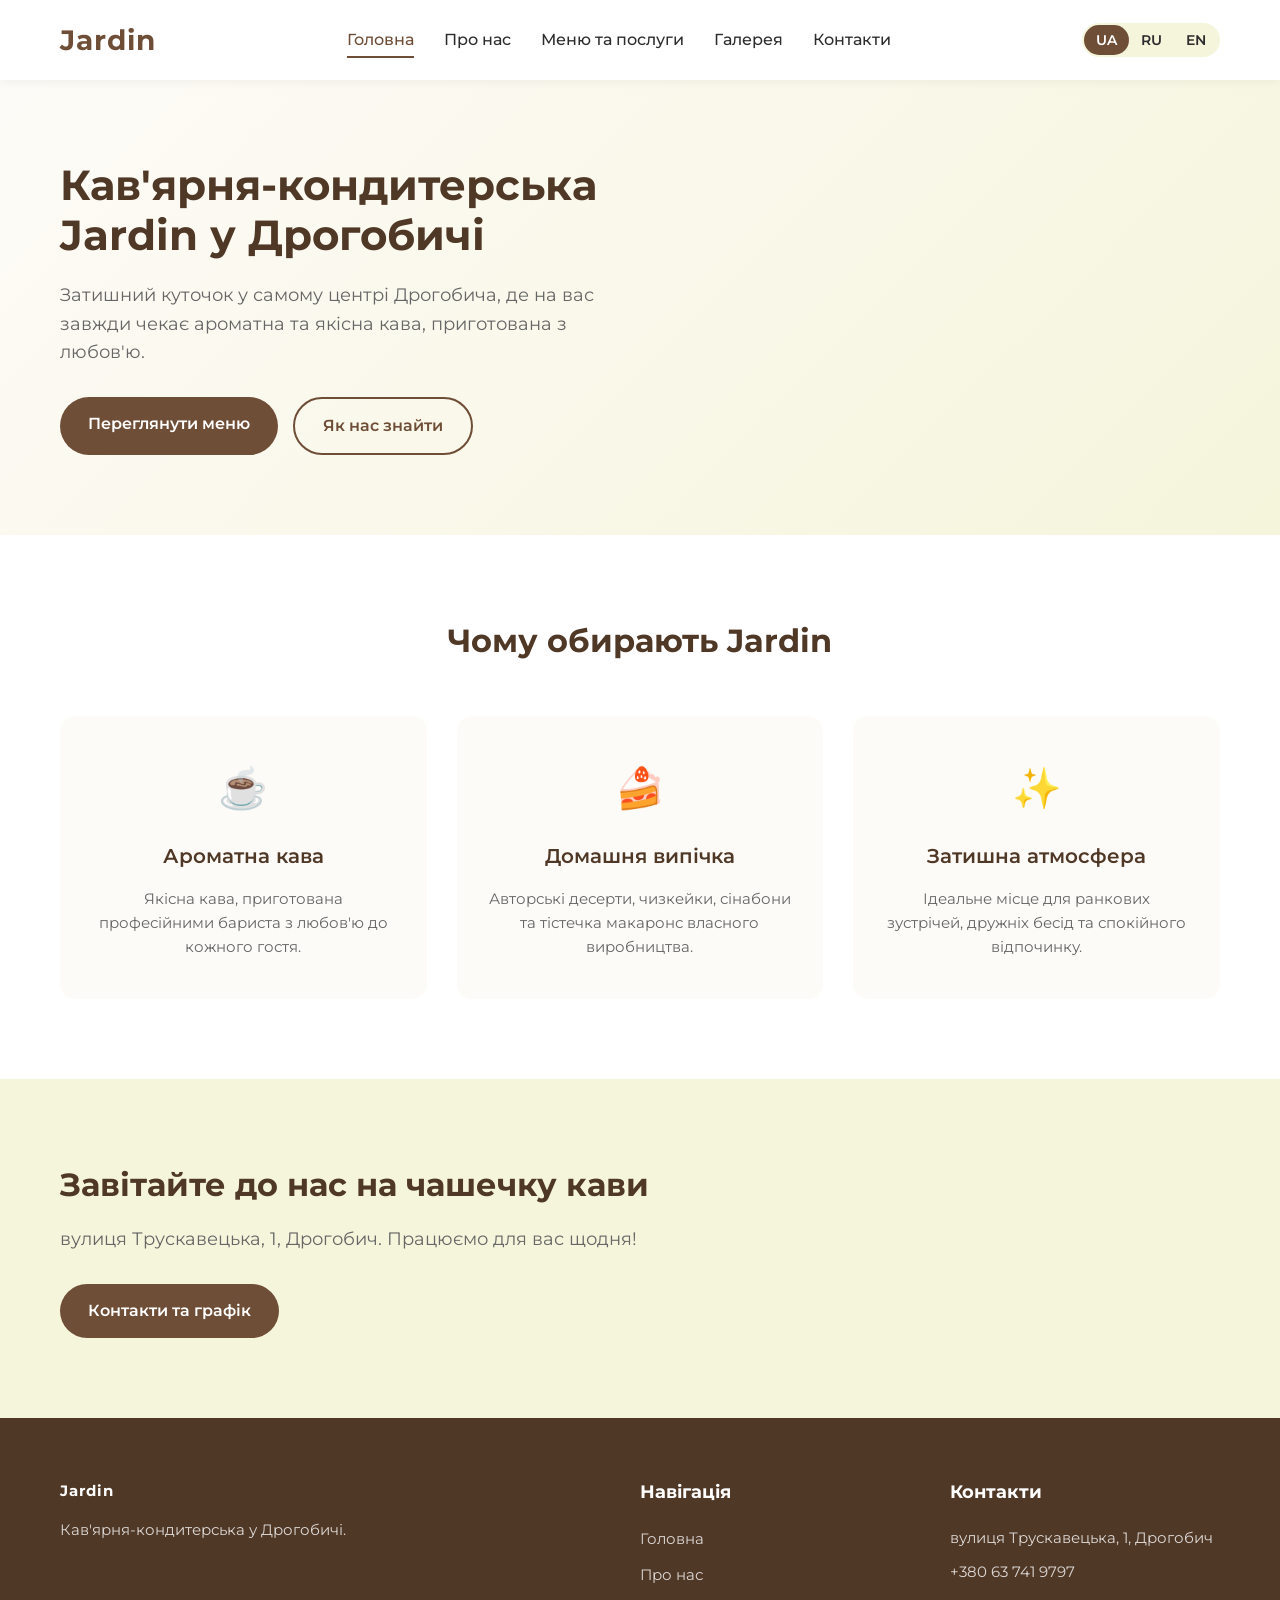
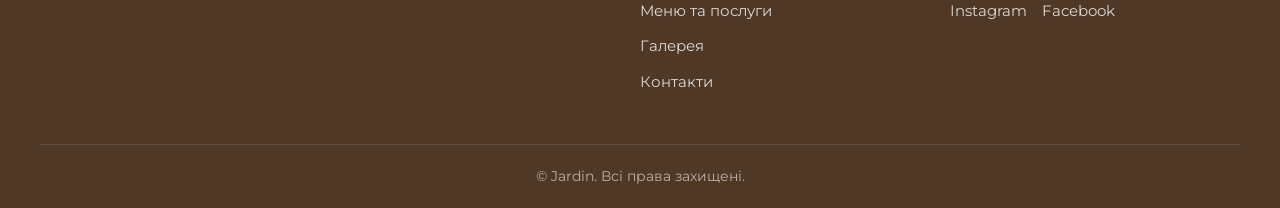
<file: index.html>
<!DOCTYPE html>
<html lang="uk">
<head>
    <meta charset="UTF-8">
    <meta name="viewport" content="width=device-width, initial-scale=1.0">
    <title>Кав'ярня-кондитерська Jardin у Дрогобичі</title>
    <link rel="preconnect" href="https://fonts.googleapis.com">
    <link rel="preconnect" href="https://fonts.gstatic.com" crossorigin>
    <link href="https://fonts.googleapis.com/css2?family=Montserrat:wght@300;400;500;600;700&display=swap" rel="stylesheet">
    <link rel="stylesheet" href="assets/style.css">
</head>
<body>
    <header class="header">
        <div class="container nav-container">
            <a href="index.html" class="logo">Jardin</a>
            <nav class="nav-menu" id="navMenu">
                <a href="index.html" class="nav-link active" data-i18n="nav_home">Головна</a>
                <a href="about.html" class="nav-link" data-i18n="nav_about">Про нас</a>
                <a href="services.html" class="nav-link" data-i18n="nav_services">Меню та послуги</a>
                <a href="gallery.html" class="nav-link" data-i18n="nav_gallery">Галерея</a>
                <a href="contacts.html" class="nav-link" data-i18n="nav_contacts">Контакти</a>
            </nav>
            <div class="header-controls">
                <div class="lang-switcher">
                    <button class="lang-btn active" data-lang="uk">UA</button>
                    <button class="lang-btn" data-lang="ru">RU</button>
                    <button class="lang-btn" data-lang="en">EN</button>
                </div>
                <button class="burger" id="burgerBtn" aria-label="Menu">
                    <span></span>
                    <span></span>
                    <span></span>
                </button>
            </div>
        </div>
    </header>

    <main>
        <section class="hero">
            <div class="container hero-content">
                <div class="hero-text">
                    <h1 data-i18n="hero_title">Кав'ярня-кондитерська Jardin у Дрогобичі</h1>
                    <p data-i18n="hero_subtitle">Затишний куточок у самому центрі Дрогобича, де на вас завжди чекає ароматна та якісна кава, приготована з любов'ю.</p>
                    <div class="hero-actions">
                        <a href="services.html" class="btn btn-primary" data-i18n="btn_menu">Переглянути меню</a>
                        <a href="contacts.html" class="btn btn-secondary" data-i18n="btn_contacts">Як нас знайти</a>
                    </div>
                </div>
                <div class="hero-image">
                    
                </div>
            </div>
        </section>

        <section class="features">
            <div class="container">
                <h2 class="section-title" data-i18n="features_title">Чому обирають Jardin</h2>
                <div class="features-grid">
                    <div class="feature-card">
                        <div class="feature-icon">☕</div>
                        <h3 data-i18n="feature_1_title">Ароматна кава</h3>
                        <p data-i18n="feature_1_desc">Якісна кава, приготована професійними бариста з любов'ю до кожного гостя.</p>
                    </div>
                    <div class="feature-card">
                        <div class="feature-icon">🍰</div>
                        <h3 data-i18n="feature_2_title">Домашня випічка</h3>
                        <p data-i18n="feature_2_desc">Авторські десерти, чизкейки, сінабони та тістечка макаронс власного виробництва.</p>
                    </div>
                    <div class="feature-card">
                        <div class="feature-icon">✨</div>
                        <h3 data-i18n="feature_3_title">Затишна атмосфера</h3>
                        <p data-i18n="feature_3_desc">Ідеальне місце для ранкових зустрічей, дружніх бесід та спокійного відпочинку.</p>
                    </div>
                </div>
            </div>
        </section>

        <section class="cta-banner">
            <div class="container text-center">
                <h2 data-i18n="cta_title">Завітайте до нас на чашечку кави</h2>
                <p data-i18n="cta_desc">вулиця Трускавецька, 1, Дрогобич. Працюємо для вас щодня!</p>
                <a href="contacts.html" class="btn btn-primary" data-i18n="cta_btn">Контакти та графік</a>
            </div>
        </section>
    </main>

    <footer class="footer">
        <div class="container footer-content">
            <div class="footer-col">
                <a href="index.html" class="logo">Jardin</a>
                <p data-i18n="footer_desc">Кав'ярня-кондитерська у Дрогобичі.</p>
            </div>
            <div class="footer-col">
                <h4 data-i18n="footer_nav">Навігація</h4>
                <ul>
                    <li><a href="index.html" data-i18n="nav_home">Головна</a></li>
                    <li><a href="about.html" data-i18n="nav_about">Про нас</a></li>
                    <li><a href="services.html" data-i18n="nav_services">Меню та послуги</a></li>
                    <li><a href="gallery.html" data-i18n="nav_gallery">Галерея</a></li>
                    <li><a href="contacts.html" data-i18n="nav_contacts">Контакти</a></li>
                </ul>
            </div>
            <div class="footer-col">
                <h4 data-i18n="footer_contacts">Контакти</h4>
                <p>вулиця Трускавецька, 1, Дрогобич</p>
                <p><a href="tel:+380637419797">+380 63 741 9797</a></p>
                <div class="social-links">
                    <a href="https://www.instagram.com/jardin_cake/" target="_blank" rel="noopener">Instagram</a>
                    <a href="https://www.facebook.com/jardinkava/" target="_blank" rel="noopener">Facebook</a>
                </div>
            </div>
        </div>
        <div class="footer-bottom">
            <div class="container">
                <p>&copy; Jardin. <span data-i18n="all_rights">Всі права захищені.</span></p>
            </div>
        </div>
    </footer>

    <script src="assets/script.js"></script>
</body>
</html>
</file>
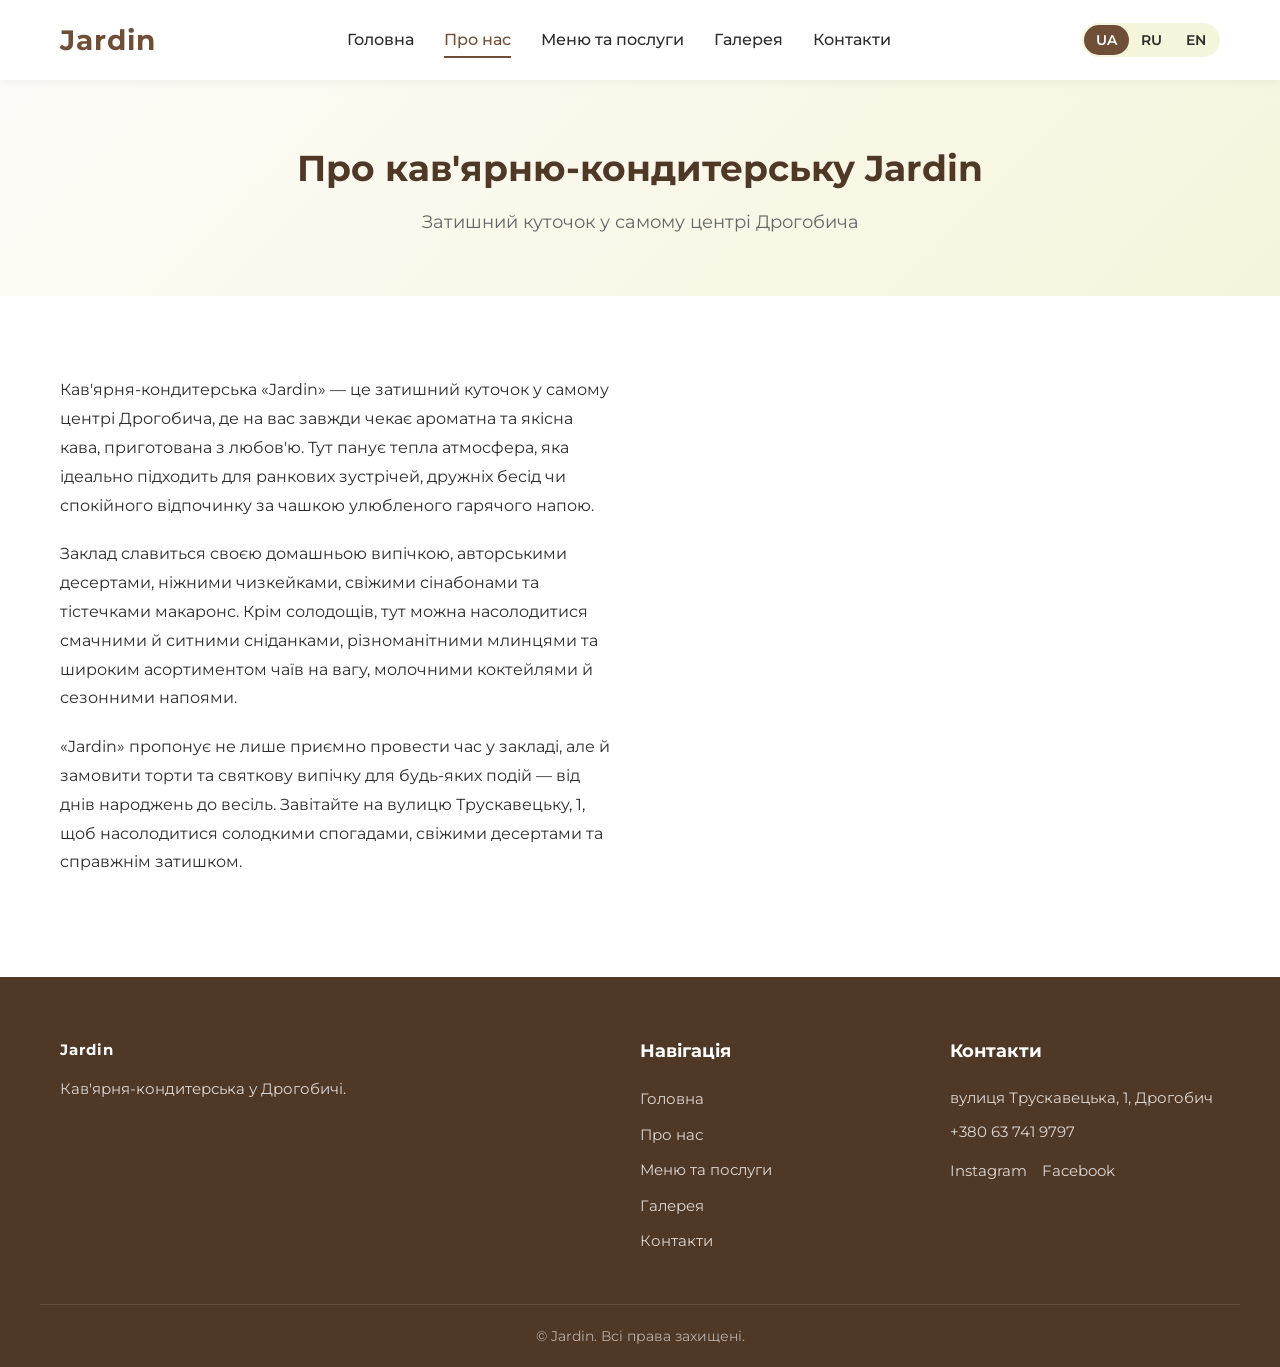
<file: about.html>
<!DOCTYPE html>
<html lang="uk">
<head>
    <meta charset="UTF-8">
    <meta name="viewport" content="width=device-width, initial-scale=1.0">
    <title>Про нас — Кав'ярня-кондитерська Jardin</title>
    <link rel="preconnect" href="https://fonts.googleapis.com">
    <link rel="preconnect" href="https://fonts.gstatic.com" crossorigin>
    <link href="https://fonts.googleapis.com/css2?family=Montserrat:wght@300;400;500;600;700&display=swap" rel="stylesheet">
    <link rel="stylesheet" href="assets/style.css">
</head>
<body>
    <header class="header">
        <div class="container nav-container">
            <a href="index.html" class="logo">Jardin</a>
            <nav class="nav-menu" id="navMenu">
                <a href="index.html" class="nav-link" data-i18n="nav_home">Головна</a>
                <a href="about.html" class="nav-link active" data-i18n="nav_about">Про нас</a>
                <a href="services.html" class="nav-link" data-i18n="nav_services">Меню та послуги</a>
                <a href="gallery.html" class="nav-link" data-i18n="nav_gallery">Галерея</a>
                <a href="contacts.html" class="nav-link" data-i18n="nav_contacts">Контакти</a>
            </nav>
            <div class="header-controls">
                <div class="lang-switcher">
                    <button class="lang-btn active" data-lang="uk">UA</button>
                    <button class="lang-btn" data-lang="ru">RU</button>
                    <button class="lang-btn" data-lang="en">EN</button>
                </div>
                <button class="burger" id="burgerBtn" aria-label="Menu">
                    <span></span>
                    <span></span>
                    <span></span>
                </button>
            </div>
        </div>
    </header>

    <main>
        <section class="page-header">
            <div class="container">
                <h1 data-i18n="about_page_title">Про кав'ярню-кондитерську Jardin</h1>
                <p data-i18n="about_page_subtitle">Затишний куточок у самому центрі Дрогобича</p>
            </div>
        </section>

        <section class="about-section">
            <div class="container about-container">
                <div class="about-text-content">
                    <p data-i18n="about_p1">Кав'ярня-кондитерська «Jardin» — це затишний куточок у самому центрі Дрогобича, де на вас завжди чекає ароматна та якісна кава, приготована з любов'ю. Тут панує тепла атмосфера, яка ідеально підходить для ранкових зустрічей, дружніх бесід чи спокійного відпочинку за чашкою улюбленого гарячого напою.</p>
                    <p data-i18n="about_p2">Заклад славиться своєю домашньою випічкою, авторськими десертами, ніжними чизкейками, свіжими сінабонами та тістечками макаронс. Крім солодощів, тут можна насолодитися смачними й ситними сніданками, різноманітними млинцями та широким асортиментом чаїв на вагу, молочними коктейлями й сезонними напоями.</p>
                    <p data-i18n="about_p3">«Jardin» пропонує не лише приємно провести час у закладі, але й замовити торти та святкову випічку для будь-яких подій — від днів народжень до весіль. Завітайте на вулицю Трускавецьку, 1, щоб насолодитися солодкими спогадами, свіжими десертами та справжнім затишком.</p>
                </div>
                <div class="about-image">
                    
                </div>
            </div>
        </section>
    </main>

    <footer class="footer">
        <div class="container footer-content">
            <div class="footer-col">
                <a href="index.html" class="logo">Jardin</a>
                <p data-i18n="footer_desc">Кав'ярня-кондитерська у Дрогобичі.</p>
            </div>
            <div class="footer-col">
                <h4 data-i18n="footer_nav">Навігація</h4>
                <ul>
                    <li><a href="index.html" data-i18n="nav_home">Головна</a></li>
                    <li><a href="about.html" data-i18n="nav_about">Про нас</a></li>
                    <li><a href="services.html" data-i18n="nav_services">Меню та послуги</a></li>
                    <li><a href="gallery.html" data-i18n="nav_gallery">Галерея</a></li>
                    <li><a href="contacts.html" data-i18n="nav_contacts">Контакти</a></li>
                </ul>
            </div>
            <div class="footer-col">
                <h4 data-i18n="footer_contacts">Контакти</h4>
                <p>вулиця Трускавецька, 1, Дрогобич</p>
                <p><a href="tel:+380637419797">+380 63 741 9797</a></p>
                <div class="social-links">
                    <a href="https://www.instagram.com/jardin_cake/" target="_blank" rel="noopener">Instagram</a>
                    <a href="https://www.facebook.com/jardinkava/" target="_blank" rel="noopener">Facebook</a>
                </div>
            </div>
        </div>
        <div class="footer-bottom">
            <div class="container">
                <p>&copy; Jardin. <span data-i18n="all_rights">Всі права захищені.</span></p>
            </div>
        </div>
    </footer>

    <script src="assets/script.js"></script>
</body>
</html>
</file>
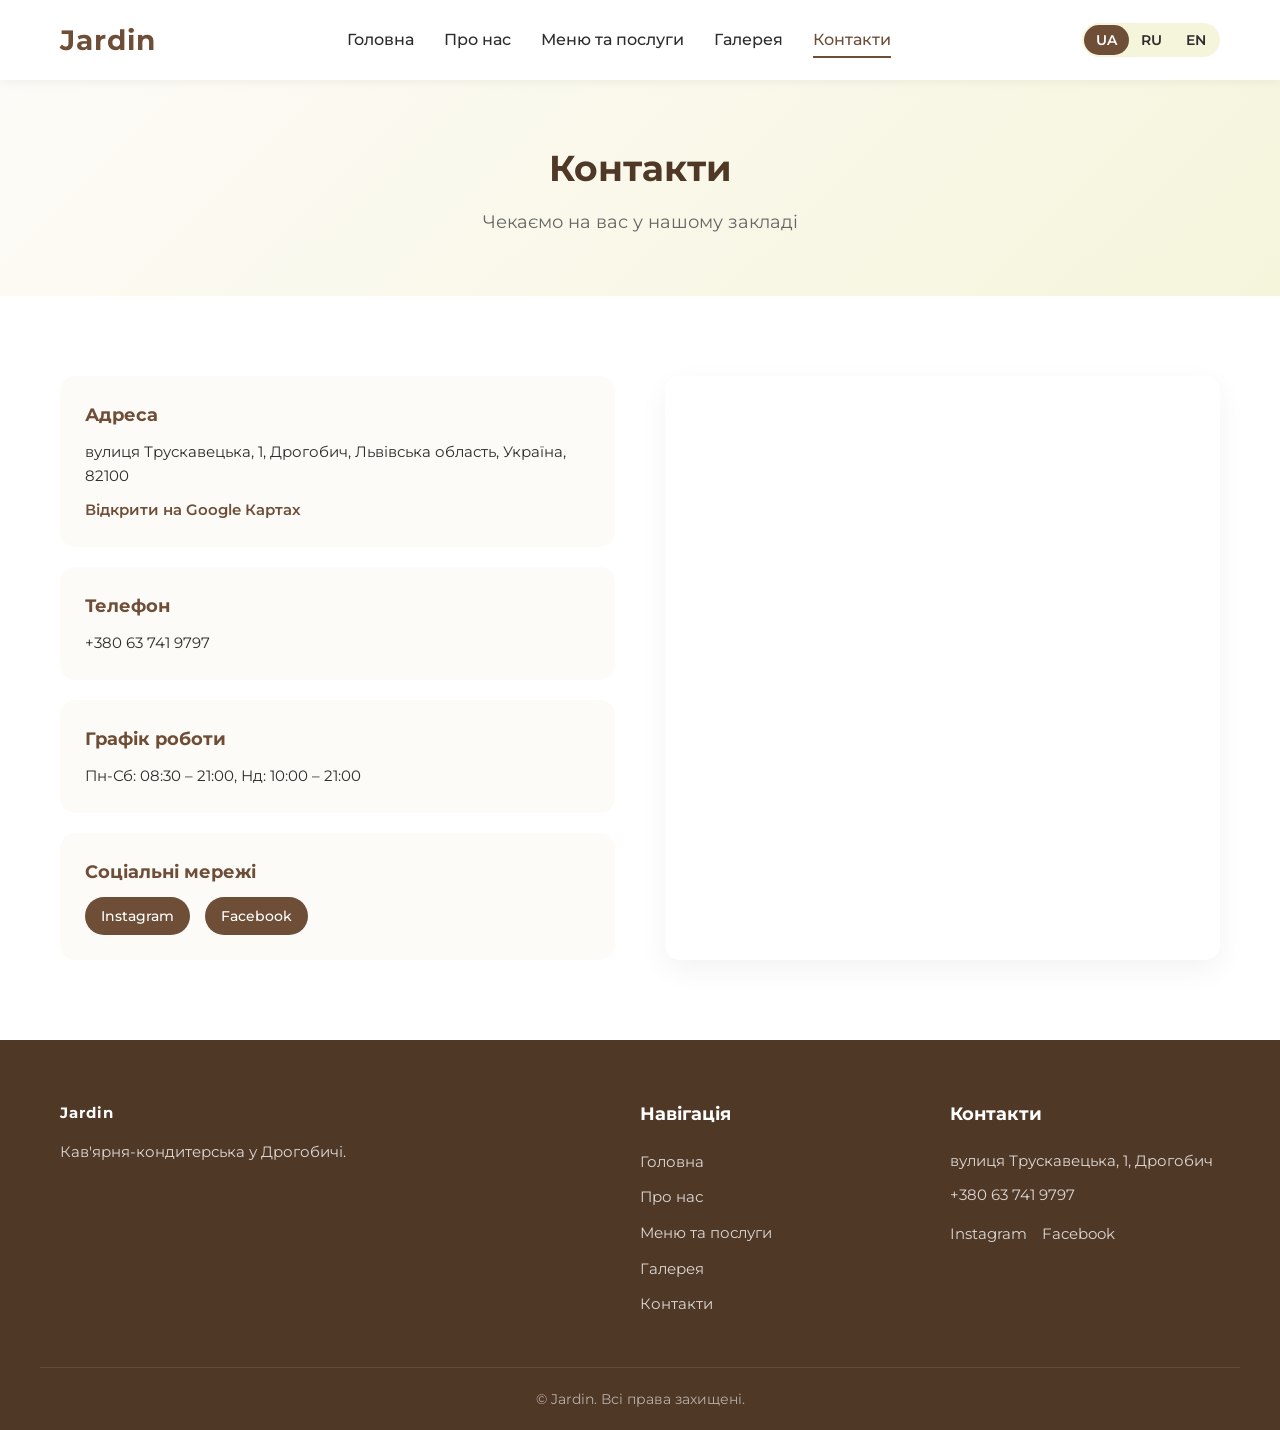
<file: contacts.html>
<!DOCTYPE html>
<html lang="uk">
<head>
    <meta charset="UTF-8">
    <meta name="viewport" content="width=device-width, initial-scale=1.0">
    <title>Контакти — Кав'ярня-кондитерська Jardin</title>
    <link rel="preconnect" href="https://fonts.googleapis.com">
    <link rel="preconnect" href="https://fonts.gstatic.com" crossorigin>
    <link href="https://fonts.googleapis.com/css2?family=Montserrat:wght@300;400;500;600;700&display=swap" rel="stylesheet">
    <link rel="stylesheet" href="assets/style.css">
</head>
<body>
    <header class="header">
        <div class="container nav-container">
            <a href="index.html" class="logo">Jardin</a>
            <nav class="nav-menu" id="navMenu">
                <a href="index.html" class="nav-link" data-i18n="nav_home">Головна</a>
                <a href="about.html" class="nav-link" data-i18n="nav_about">Про нас</a>
                <a href="services.html" class="nav-link" data-i18n="nav_services">Меню та послуги</a>
                <a href="gallery.html" class="nav-link" data-i18n="nav_gallery">Галерея</a>
                <a href="contacts.html" class="nav-link active" data-i18n="nav_contacts">Контакти</a>
            </nav>
            <div class="header-controls">
                <div class="lang-switcher">
                    <button class="lang-btn active" data-lang="uk">UA</button>
                    <button class="lang-btn" data-lang="ru">RU</button>
                    <button class="lang-btn" data-lang="en">EN</button>
                </div>
                <button class="burger" id="burgerBtn" aria-label="Menu">
                    <span></span>
                    <span></span>
                    <span></span>
                </button>
            </div>
        </div>
    </header>

    <main>
        <section class="page-header">
            <div class="container">
                <h1 data-i18n="contacts_page_title">Контакти</h1>
                <p data-i18n="contacts_page_subtitle">Чекаємо на вас у нашому закладі</p>
            </div>
        </section>

        <section class="contacts-section">
            <div class="container contacts-container">
                <div class="contacts-info">
                    <div class="contact-card">
                        <h3 data-i18n="contact_address_title">Адреса</h3>
                        <p>вулиця Трускавецька, 1, Дрогобич, Львівська область, Україна, 82100</p>
                        <p><a href="https://www.google.com/maps/place/%D0%B2%D1%83%D0%BB%D0%B8%D1%86%D1%8F+%D0%A2%D1%80%D1%83%D1%81%D0%BA%D0%B0%D0%B2%D0%B5%D1%86%D1%8C%D0%BA%D0%B0,+1,+%D0%94%D1%80%D0%BE%D0%B3%D0%BE%D0%B1%D0%B8%D1%87,+%D0%9B%D1%8C%D0%B2%D1%96%D0%B2%D1%81%D1%8C%D0%BA%D0%B0+%D0%BE%D0%B1%D0%BB%D0%B0%D1%81%D1%82%D1%8C,+82100" target="_blank" rel="noopener" class="map-link" data-i18n="open_map">Відкрити на Google Картах</a></p>
                    </div>

                    <div class="contact-card">
                        <h3 data-i18n="contact_phone_title">Телефон</h3>
                        <p><a href="tel:+380637419797">+380 63 741 9797</a></p>
                    </div>

                    <div class="contact-card">
                        <h3 data-i18n="contact_hours_title">Графік роботи</h3>
                        <p data-i18n="hours_val">Пн-Сб: 08:30 – 21:00, Нд: 10:00 – 21:00</p>
                    </div>

                    <div class="contact-card">
                        <h3 data-i18n="contact_social_title">Соціальні мережі</h3>
                        <div class="social-links-large">
                            <a href="https://www.instagram.com/jardin_cake/" target="_blank" rel="noopener" class="social-btn">Instagram</a>
                            <a href="https://www.facebook.com/jardinkava/" target="_blank" rel="noopener" class="social-btn">Facebook</a>
                        </div>
                    </div>
                </div>

                <div class="contacts-map">
                    <div class="map-responsive">
                        <iframe src="https://www.google.com/maps/embed?pb=!1m18!1m12!1m3!1d2585.8!2d23.504!3d49.349!2m3!1f0!2f0!3f0!3m2!1i1024!2i768!4f13.1!3m3!1m2!1s0x473c054111111111%3A0x1111111111111111!2z0LLRg9C70LjRhtGPINCTRgNCw0YHRvNC10YHQsNC90YHQutCwLCAxLCDQlNC30L7Qs9C40ZjQutCwLCDQmNC70LvQuNC90YLRjDFhLCDQo9C60YDQsNC40L3QsCwgODIxMDA!5e0!3m2!1suk!2sua!4v1600000000000!5m2!1suk!2sua" width="100%" height="450" style="border:0;" allowfullscreen="" loading="lazy"></iframe>
                    </div>
                </div>
            </div>
        </section>
    </main>

    <footer class="footer">
        <div class="container footer-content">
            <div class="footer-col">
                <a href="index.html" class="logo">Jardin</a>
                <p data-i18n="footer_desc">Кав'ярня-кондитерська у Дрогобичі.</p>
            </div>
            <div class="footer-col">
                <h4 data-i18n="footer_nav">Навігація</h4>
                <ul>
                    <li><a href="index.html" data-i18n="nav_home">Головна</a></li>
                    <li><a href="about.html" data-i18n="nav_about">Про нас</a></li>
                    <li><a href="services.html" data-i18n="nav_services">Меню та послуги</a></li>
                    <li><a href="gallery.html" data-i18n="nav_gallery">Галерея</a></li>
                    <li><a href="contacts.html" data-i18n="nav_contacts">Контакти</a></li>
                </ul>
            </div>
            <div class="footer-col">
                <h4 data-i18n="footer_contacts">Контакти</h4>
                <p>вулиця Трускавецька, 1, Дрогобич</p>
                <p><a href="tel:+380637419797">+380 63 741 9797</a></p>
                <div class="social-links">
                    <a href="https://www.instagram.com/jardin_cake/" target="_blank" rel="noopener">Instagram</a>
                    <a href="https://www.facebook.com/jardinkava/" target="_blank" rel="noopener">Facebook</a>
                </div>
            </div>
        </div>
        <div class="footer-bottom">
            <div class="container">
                <p>&copy; Jardin. <span data-i18n="all_rights">Всі права захищені.</span></p>
            </div>
        </div>
    </footer>

    <script src="assets/script.js"></script>
</body>
</html>
</file>
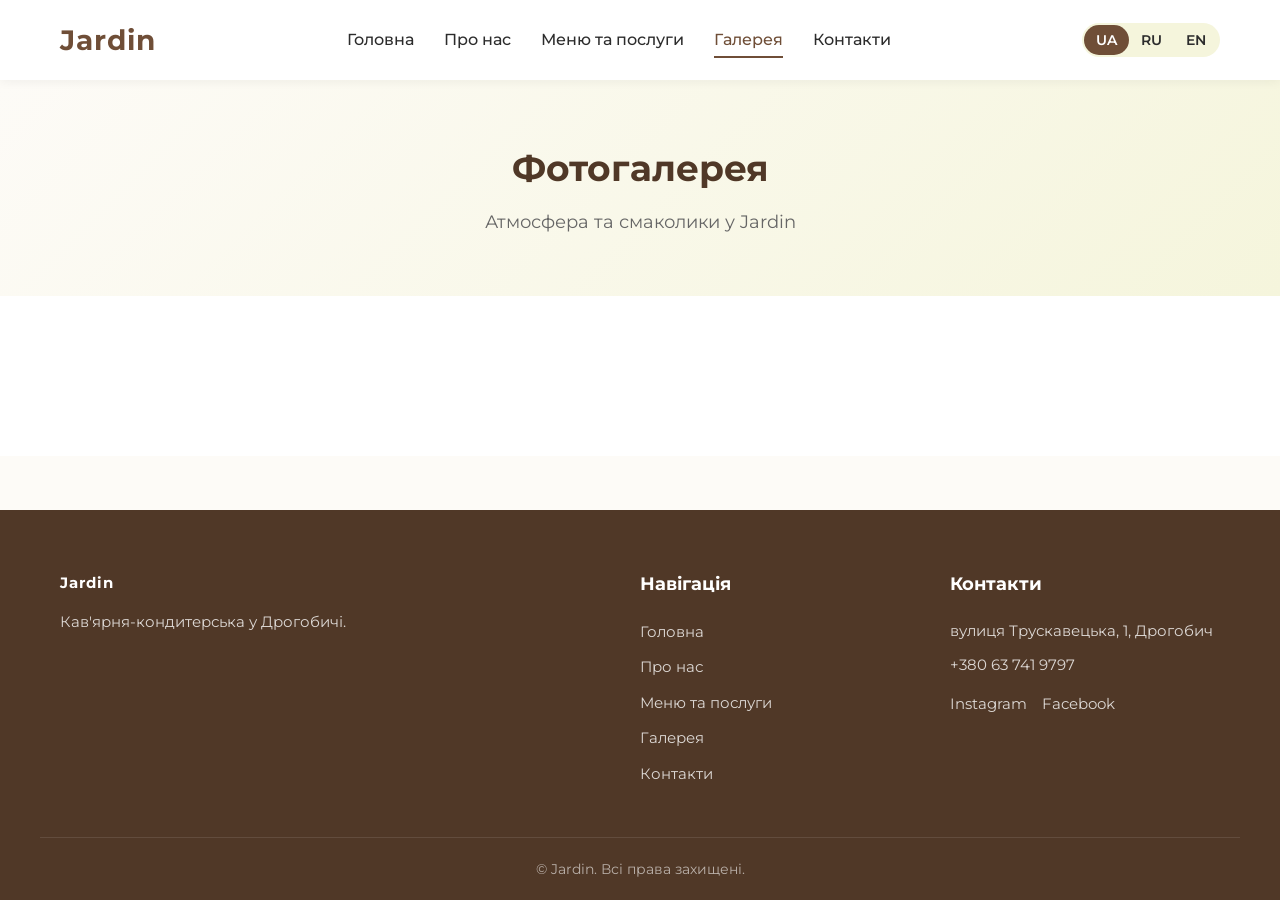
<file: gallery.html>
<!DOCTYPE html>
<html lang="uk">
<head>
    <meta charset="UTF-8">
    <meta name="viewport" content="width=device-width, initial-scale=1.0">
    <title>Галерея — Кав'ярня-кондитерська Jardin</title>
    <link rel="preconnect" href="https://fonts.googleapis.com">
    <link rel="preconnect" href="https://fonts.gstatic.com" crossorigin>
    <link href="https://fonts.googleapis.com/css2?family=Montserrat:wght@300;400;500;600;700&display=swap" rel="stylesheet">
    <link rel="stylesheet" href="assets/style.css">
</head>
<body>
    <header class="header">
        <div class="container nav-container">
            <a href="index.html" class="logo">Jardin</a>
            <nav class="nav-menu" id="navMenu">
                <a href="index.html" class="nav-link" data-i18n="nav_home">Головна</a>
                <a href="about.html" class="nav-link" data-i18n="nav_about">Про нас</a>
                <a href="services.html" class="nav-link" data-i18n="nav_services">Меню та послуги</a>
                <a href="gallery.html" class="nav-link active" data-i18n="nav_gallery">Галерея</a>
                <a href="contacts.html" class="nav-link" data-i18n="nav_contacts">Контакти</a>
            </nav>
            <div class="header-controls">
                <div class="lang-switcher">
                    <button class="lang-btn active" data-lang="uk">UA</button>
                    <button class="lang-btn" data-lang="ru">RU</button>
                    <button class="lang-btn" data-lang="en">EN</button>
                </div>
                <button class="burger" id="burgerBtn" aria-label="Menu">
                    <span></span>
                    <span></span>
                    <span></span>
                </button>
            </div>
        </div>
    </header>

    <main>
        <section class="page-header">
            <div class="container">
                <h1 data-i18n="gallery_page_title">Фотогалерея</h1>
                <p data-i18n="gallery_page_subtitle">Атмосфера та смаколики у Jardin</p>
            </div>
        </section>

        <section class="gallery-section">
            <div class="container">
                <div class="gallery-grid">
                    <div class="gallery-item">
                        
                    </div>
                </div>
            </div>
        </section>
    </main>

    <footer class="footer">
        <div class="container footer-content">
            <div class="footer-col">
                <a href="index.html" class="logo">Jardin</a>
                <p data-i18n="footer_desc">Кав'ярня-кондитерська у Дрогобичі.</p>
            </div>
            <div class="footer-col">
                <h4 data-i18n="footer_nav">Навігація</h4>
                <ul>
                    <li><a href="index.html" data-i18n="nav_home">Головна</a></li>
                    <li><a href="about.html" data-i18n="nav_about">Про нас</a></li>
                    <li><a href="services.html" data-i18n="nav_services">Меню та послуги</a></li>
                    <li><a href="gallery.html" data-i18n="nav_gallery">Галерея</a></li>
                    <li><a href="contacts.html" data-i18n="nav_contacts">Контакти</a></li>
                </ul>
            </div>
            <div class="footer-col">
                <h4 data-i18n="footer_contacts">Контакти</h4>
                <p>вулиця Трускавецька, 1, Дрогобич</p>
                <p><a href="tel:+380637419797">+380 63 741 9797</a></p>
                <div class="social-links">
                    <a href="https://www.instagram.com/jardin_cake/" target="_blank" rel="noopener">Instagram</a>
                    <a href="https://www.facebook.com/jardinkava/" target="_blank" rel="noopener">Facebook</a>
                </div>
            </div>
        </div>
        <div class="footer-bottom">
            <div class="container">
                <p>&copy; Jardin. <span data-i18n="all_rights">Всі права захищені.</span></p>
            </div>
        </div>
    </footer>

    <script src="assets/script.js"></script>
</body>
</html>
</file>
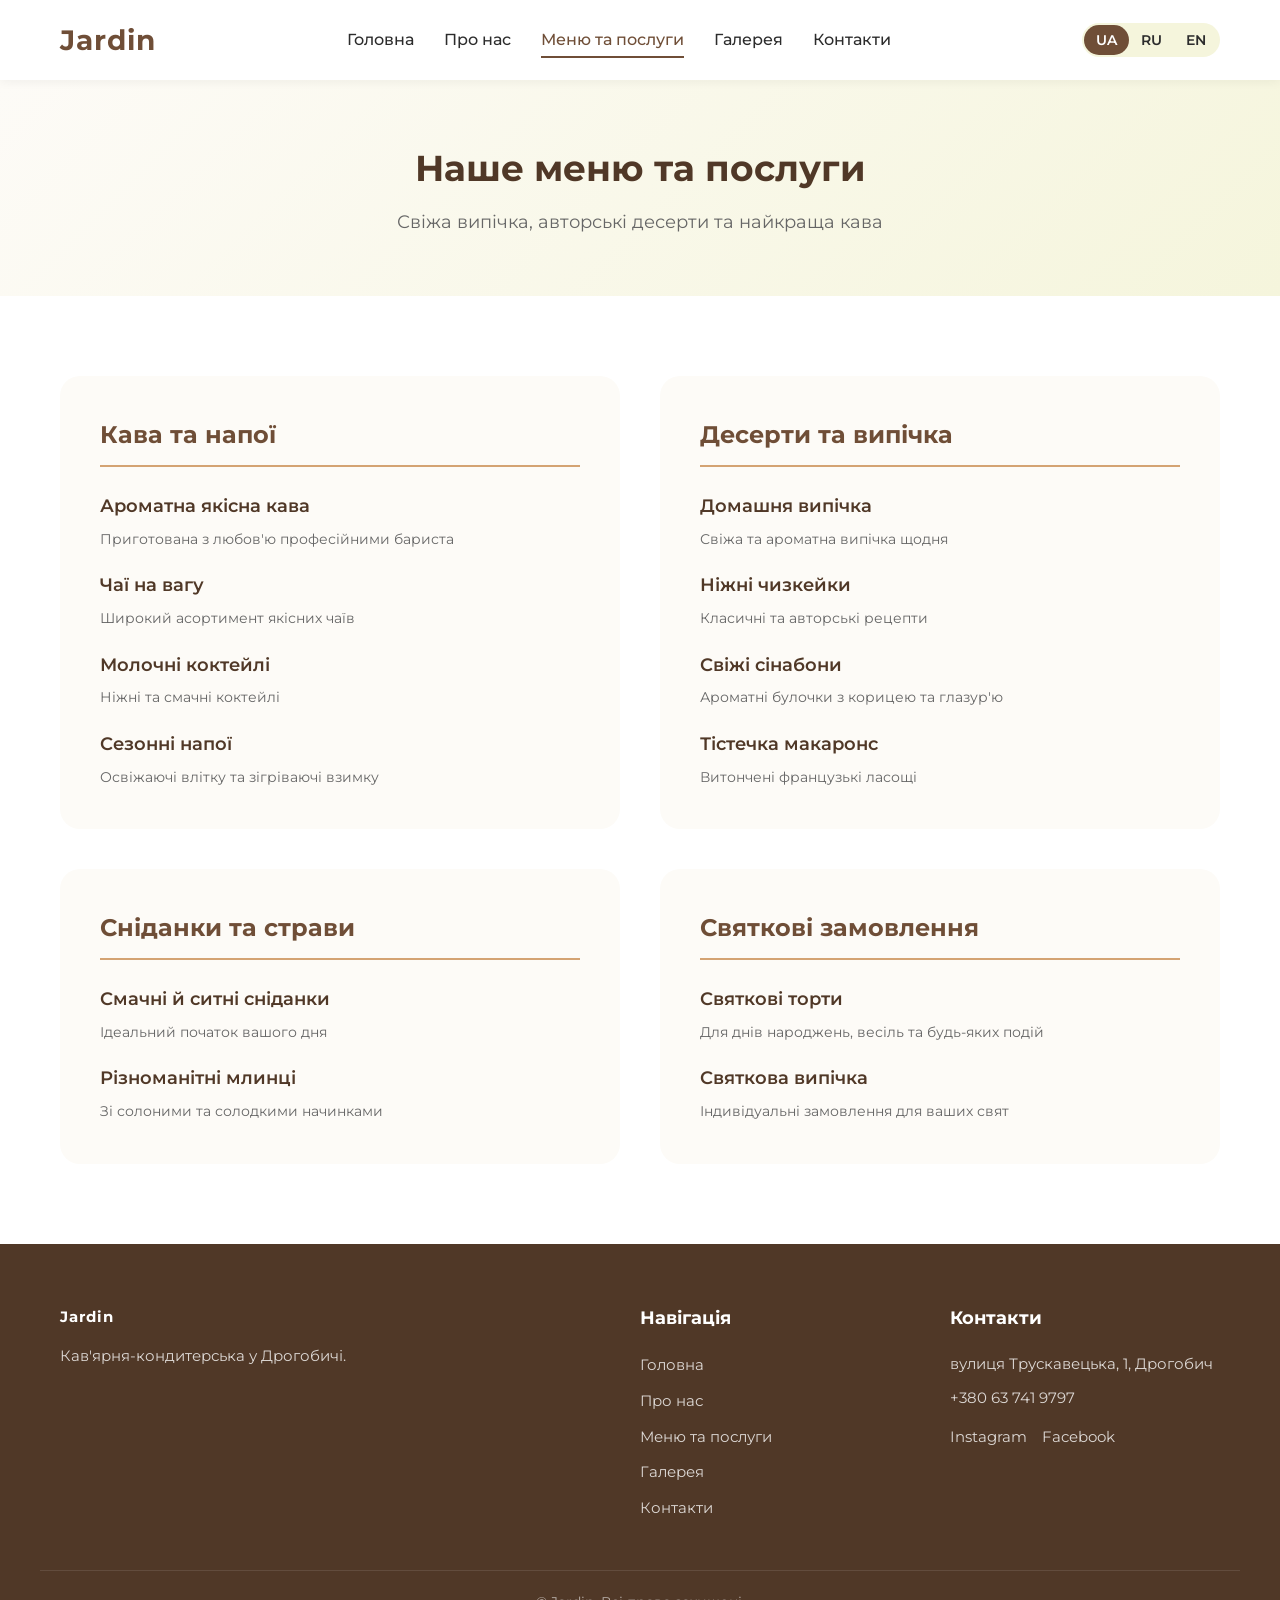
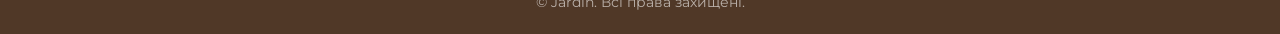
<file: services.html>
<!DOCTYPE html>
<html lang="uk">
<head>
    <meta charset="UTF-8">
    <meta name="viewport" content="width=device-width, initial-scale=1.0">
    <title>Меню та послуги — Кав'ярня-кондитерська Jardin</title>
    <link rel="preconnect" href="https://fonts.googleapis.com">
    <link rel="preconnect" href="https://fonts.gstatic.com" crossorigin>
    <link href="https://fonts.googleapis.com/css2?family=Montserrat:wght@300;400;500;600;700&display=swap" rel="stylesheet">
    <link rel="stylesheet" href="assets/style.css">
</head>
<body>
    <header class="header">
        <div class="container nav-container">
            <a href="index.html" class="logo">Jardin</a>
            <nav class="nav-menu" id="navMenu">
                <a href="index.html" class="nav-link" data-i18n="nav_home">Головна</a>
                <a href="about.html" class="nav-link" data-i18n="nav_about">Про нас</a>
                <a href="services.html" class="nav-link active" data-i18n="nav_services">Меню та послуги</a>
                <a href="gallery.html" class="nav-link" data-i18n="nav_gallery">Галерея</a>
                <a href="contacts.html" class="nav-link" data-i18n="nav_contacts">Контакти</a>
            </nav>
            <div class="header-controls">
                <div class="lang-switcher">
                    <button class="lang-btn active" data-lang="uk">UA</button>
                    <button class="lang-btn" data-lang="ru">RU</button>
                    <button class="lang-btn" data-lang="en">EN</button>
                </div>
                <button class="burger" id="burgerBtn" aria-label="Menu">
                    <span></span>
                    <span></span>
                    <span></span>
                </button>
            </div>
        </div>
    </header>

    <main>
        <section class="page-header">
            <div class="container">
                <h1 data-i18n="services_page_title">Наше меню та послуги</h1>
                <p data-i18n="services_page_subtitle">Свіжа випічка, авторські десерти та найкраща кава</p>
            </div>
        </section>

        <section class="services-section">
            <div class="container">
                <div class="menu-grid">
                    <div class="menu-category">
                        <h2 data-i18n="cat_coffee">Кава та напої</h2>
                        <ul class="menu-list">
                            <li>
                                <span class="item-name" data-i18n="item_coffee">Ароматна якісна кава</span>
                                <span class="item-desc" data-i18n="desc_coffee">Приготована з любов'ю професійними бариста</span>
                            </li>
                            <li>
                                <span class="item-name" data-i18n="item_tea">Чаї на вагу</span>
                                <span class="item-desc" data-i18n="desc_tea">Широкий асортимент якісних чаїв</span>
                            </li>
                            <li>
                                <span class="item-name" data-i18n="item_milkshakes">Молочні коктейлі</span>
                                <span class="item-desc" data-i18n="desc_milkshakes">Ніжні та смачні коктейлі</span>
                            </li>
                            <li>
                                <span class="item-name" data-i18n="item_seasonal">Сезонні напої</span>
                                <span class="item-desc" data-i18n="desc_seasonal">Освіжаючі влітку та зігріваючі взимку</span>
                            </li>
                        </ul>
                    </div>

                    <div class="menu-category">
                        <h2 data-i18n="cat_desserts">Десерти та випічка</h2>
                        <ul class="menu-list">
                            <li>
                                <span class="item-name" data-i18n="item_bakery">Домашня випічка</span>
                                <span class="item-desc" data-i18n="desc_bakery">Свіжа та ароматна випічка щодня</span>
                            </li>
                            <li>
                                <span class="item-name" data-i18n="item_cheesecake">Ніжні чизкейки</span>
                                <span class="item-desc" data-i18n="desc_cheesecake">Класичні та авторські рецепти</span>
                            </li>
                            <li>
                                <span class="item-name" data-i18n="item_cinabons">Свіжі сінабони</span>
                                <span class="item-desc" data-i18n="desc_cinabons">Арогатні булочки з корицею та глазур'ю</span>
                            </li>
                            <li>
                                <span class="item-name" data-i18n="item_macarons">Тістечка макаронс</span>
                                <span class="item-desc" data-i18n="desc_macarons">Витончені французькі ласощі</span>
                            </li>
                        </ul>
                    </div>

                    <div class="menu-category">
                        <h2 data-i18n="cat_food">Сніданки та страви</h2>
                        <ul class="menu-list">
                            <li>
                                <span class="item-name" data-i18n="item_breakfasts">Смачні й ситні сніданки</span>
                                <span class="item-desc" data-i18n="desc_breakfasts">Ідеальний початок вашого дня</span>
                            </li>
                            <li>
                                <span class="item-name" data-i18n="item_pancakes">Різноманітні млинці</span>
                                <span class="item-desc" data-i18n="desc_pancakes">Зі солоними та солодкими начинками</span>
                            </li>
                        </ul>
                    </div>

                    <div class="menu-category">
                        <h2 data-i18n="cat_custom">Святкові замовлення</h2>
                        <ul class="menu-list">
                            <li>
                                <span class="item-name" data-i18n="item_cakes">Святкові торти</span>
                                <span class="item-desc" data-i18n="desc_cakes">Для днів народжень, весіль та будь-яких подій</span>
                            </li>
                            <li>
                                <span class="item-name" data-i18n="item_festive_bakery">Святкова випічка</span>
                                <span class="item-desc" data-i18n="desc_festive_bakery">Індивідуальні замовлення для ваших свят</span>
                            </li>
                        </ul>
                    </div>
                </div>
            </div>
        </section>
    </main>

    <footer class="footer">
        <div class="container footer-content">
            <div class="footer-col">
                <a href="index.html" class="logo">Jardin</a>
                <p data-i18n="footer_desc">Кав'ярня-кондитерська у Дрогобичі.</p>
            </div>
            <div class="footer-col">
                <h4 data-i18n="footer_nav">Навігація</h4>
                <ul>
                    <li><a href="index.html" data-i18n="nav_home">Головна</a></li>
                    <li><a href="about.html" data-i18n="nav_about">Про нас</a></li>
                    <li><a href="services.html" data-i18n="nav_services">Меню та послуги</a></li>
                    <li><a href="gallery.html" data-i18n="nav_gallery">Галерея</a></li>
                    <li><a href="contacts.html" data-i18n="nav_contacts">Контакти</a></li>
                </ul>
            </div>
            <div class="footer-col">
                <h4 data-i18n="footer_contacts">Контакти</h4>
                <p>вулиця Трускавецька, 1, Дрогобич</p>
                <p><a href="tel:+380637419797">+380 63 741 9797</a></p>
                <div class="social-links">
                    <a href="https://www.instagram.com/jardin_cake/" target="_blank" rel="noopener">Instagram</a>
                    <a href="https://www.facebook.com/jardinkava/" target="_blank" rel="noopener">Facebook</a>
                </div>
            </div>
        </div>
        <div class="footer-bottom">
            <div class="container">
                <p>&copy; Jardin. <span data-i18n="all_rights">Всі права захищені.</span></p>
            </div>
        </div>
    </footer>

    <script src="assets/script.js"></script>
</body>
</html>
</file>
<file: assets/style.css>
:root {
    --primary: #6F4E37;
    --primary-dark: #503827;
    --accent: #D4A373;
    --bg-color: #FDFBF7;
    --bg-alt: #F5F5DC;
    --text-color: #2C2C2C;
    --text-muted: #666666;
    --white: #FFFFFF;
    --transition: all 0.3s ease;
}

* {
    box-sizing: border-box;
    margin: 0;
    padding: 0;
}

body {
    font-family: 'Montserrat', sans-serif;
    background-color: var(--bg-color);
    color: var(--text-color);
    line-height: 1.6;
    display: flex;
    flex-direction: column;
    min-height: 100vh;
}

a {
    text-decoration: none;
    color: inherit;
    transition: var(--transition);
}

ul {
    list-style: none;
}

img {
    max-width: 100%;
    height: auto;
    display: block;
    object-fit: cover;
}

.container {
    width: 100%;
    max-width: 1200px;
    margin: 0 auto;
    padding: 0 20px;
}

/* Header */
.header {
    background-color: var(--white);
    box-shadow: 0 2px 10px rgba(0,0,0,0.05);
    position: sticky;
    top: 0;
    z-index: 1000;
}

.nav-container {
    display: flex;
    align-items: center;
    justify-content: space-between;
    height: 80px;
}

.logo {
    font-size: 28px;
    font-weight: 700;
    color: var(--primary);
    letter-spacing: 1px;
}

.nav-menu {
    display: flex;
    gap: 30px;
    align-items: center;
}

.nav-link {
    font-weight: 500;
    color: var(--text-color);
    position: relative;
    padding: 5px 0;
}

.nav-link:hover,
.nav-link.active {
    color: var(--primary);
}

.nav-link::after {
    content: '';
    position: absolute;
    bottom: 0;
    left: 0;
    width: 0;
    height: 2px;
    background-color: var(--primary);
    transition: var(--transition);
}

.nav-link:hover::after,
.nav-link.active::after {
    width: 100%;
}

.header-controls {
    display: flex;
    align-items: center;
    gap: 20px;
}

.lang-switcher {
    display: flex;
    background: var(--bg-alt);
    border-radius: 20px;
    padding: 2px;
}

.lang-btn {
    background: transparent;
    border: none;
    padding: 6px 12px;
    font-family: 'Montserrat', sans-serif;
    font-size: 14px;
    font-weight: 600;
    cursor: pointer;
    border-radius: 18px;
    color: var(--text-color);
    transition: var(--transition);
}

.lang-btn.active,
.lang-btn:hover {
    background: var(--primary);
    color: var(--white);
}

.burger {
    display: none;
    flex-direction: column;
    justify-content: space-between;
    width: 30px;
    height: 21px;
    background: transparent;
    border: none;
    cursor: pointer;
}

.burger span {
    width: 100%;
    height: 3px;
    background-color: var(--primary);
    border-radius: 3px;
    transition: var(--transition);
}

/* Main Content */
main {
    flex: 1;
}

/* Hero */
.hero {
    padding: 80px 0;
    background: linear-gradient(135deg, var(--bg-color) 0%, var(--bg-alt) 100%);
}

.hero-content {
    display: grid;
    grid-template-columns: 1fr 1fr;
    gap: 50px;
    align-items: center;
}

.hero-text h1 {
    font-size: 42px;
    font-weight: 700;
    color: var(--primary-dark);
    margin-bottom: 20px;
    line-height: 1.2;
}

.hero-text p {
    font-size: 18px;
    color: var(--text-muted);
    margin-bottom: 30px;
}

.hero-actions {
    display: flex;
    gap: 15px;
}

.btn {
    display: inline-block;
    padding: 14px 28px;
    border-radius: 30px;
    font-weight: 600;
    text-align: center;
    cursor: pointer;
    transition: var(--transition);
}

.btn-primary {
    background-color: var(--primary);
    color: var(--white);
}

.btn-primary:hover {
    background-color: var(--primary-dark);
}

.btn-secondary {
    background-color: transparent;
    border: 2px solid var(--primary);
    color: var(--primary);
}

.btn-secondary:hover {
    background-color: var(--primary);
    color: var(--white);
}

.hero-image img {
    border-radius: 20px;
    box-shadow: 0 20px 40px rgba(111, 78, 55, 0.15);
    width: 100%;
    height: 400px;
    object-fit: cover;
}

/* Features */
.features {
    padding: 80px 0;
    background-color: var(--white);
}

.section-title {
    text-align: center;
    font-size: 32px;
    font-weight: 700;
    color: var(--primary-dark);
    margin-bottom: 50px;
}

.features-grid {
    display: grid;
    grid-template-columns: repeat(3, 1fr);
    gap: 30px;
}

.feature-card {
    background-color: var(--bg-color);
    padding: 40px 30px;
    border-radius: 15px;
    text-align: center;
    transition: var(--transition);
}

.feature-card:hover {
    transform: translateY(-5px);
    box-shadow: 0 10px 30px rgba(0,0,0,0.05);
}

.feature-icon {
    font-size: 40px;
    margin-bottom: 20px;
}

.feature-card h3 {
    font-size: 20px;
    font-weight: 600;
    color: var(--primary-dark);
    margin-bottom: 15px;
}

.feature-card p {
    color: var(--text-muted);
    font-size: 15px;
}

/* CTA Banner */
.cta-banner {
    padding: 80px 0;
    background-color: var(--bg-alt);
}

.cta-banner h2 {
    font-size: 32px;
    font-weight: 700;
    color: var(--primary-dark);
    margin-bottom: 15px;
}

.cta-banner p {
    font-size: 18px;
    color: var(--text-muted);
    margin-bottom: 30px;
}

/* Page Header */
.page-header {
    padding: 60px 0;
    background: linear-gradient(135deg, var(--bg-color) 0%, var(--bg-alt) 100%);
    text-align: center;
}

.page-header h1 {
    font-size: 36px;
    font-weight: 700;
    color: var(--primary-dark);
    margin-bottom: 10px;
}

.page-header p {
    color: var(--text-muted);
    font-size: 18px;
}

/* About Section */
.about-section {
    padding: 80px 0;
    background-color: var(--white);
}

.about-container {
    display: grid;
    grid-template-columns: 1fr 1fr;
    gap: 50px;
    align-items: center;
}

.about-text-content p {
    margin-bottom: 20px;
    font-size: 16px;
    color: var(--text-color);
    line-height: 1.8;
}

.about-image img {
    border-radius: 20px;
    box-shadow: 0 15px 30px rgba(0,0,0,0.1);
    width: 100%;
    height: 450px;
    object-fit: cover;
}

/* Services / Menu */
.services-section {
    padding: 80px 0;
    background-color: var(--white);
}

.menu-grid {
    display: grid;
    grid-template-columns: repeat(2, 1fr);
    gap: 40px;
}

.menu-category {
    background-color: var(--bg-color);
    padding: 40px;
    border-radius: 20px;
}

.menu-category h2 {
    font-size: 24px;
    color: var(--primary);
    margin-bottom: 25px;
    border-bottom: 2px solid var(--accent);
    padding-bottom: 10px;
}

.menu-list li {
    margin-bottom: 20px;
}

.menu-list li:last-child {
    margin-bottom: 0;
}

.item-name {
    display: block;
    font-weight: 600;
    font-size: 18px;
    color: var(--primary-dark);
    margin-bottom: 5px;
}

.item-desc {
    font-size: 14px;
    color: var(--text-muted);
}

/* Gallery */
.gallery-section {
    padding: 80px 0;
    background-color: var(--white);
}

.gallery-grid {
    display: grid;
    grid-template-columns: repeat(3, 1fr);
    gap: 20px;
}

.gallery-item img {
    border-radius: 15px;
    height: 300px;
    width: 100%;
    object-fit: cover;
    transition: var(--transition);
}

.gallery-item img:hover {
    transform: scale(1.02);
}

/* Contacts */
.contacts-section {
    padding: 80px 0;
    background-color: var(--white);
}

.contacts-container {
    display: grid;
    grid-template-columns: 1fr 1fr;
    gap: 50px;
}

.contacts-info {
    display: flex;
    flex-direction: column;
    gap: 20px;
}

.contact-card {
    background-color: var(--bg-color);
    padding: 25px;
    border-radius: 15px;
}

.contact-card h3 {
    font-size: 18px;
    color: var(--primary);
    margin-bottom: 10px;
}

.contact-card p {
    color: var(--text-color);
    font-size: 15px;
}

.map-link {
    display: inline-block;
    margin-top: 10px;
    color: var(--primary);
    font-weight: 600;
}

.map-link:hover {
    text-decoration: underline;
}

.social-links-large {
    display: flex;
    gap: 15px;
    margin-top: 10px;
}

.social-btn {
    padding: 8px 16px;
    background-color: var(--primary);
    color: var(--white);
    border-radius: 20px;
    font-size: 14px;
    font-weight: 500;
}

.social-btn:hover {
    background-color: var(--primary-dark);
}

.contacts-map {
    border-radius: 15px;
    overflow: hidden;
    box-shadow: 0 10px 30px rgba(0,0,0,0.05);
}

/* Footer */
.footer {
    background-color: var(--primary-dark);
    color: var(--white);
    padding-top: 60px;
}

.footer-content {
    display: grid;
    grid-template-columns: 2fr 1fr 1fr;
    gap: 40px;
    padding-bottom: 40px;
    border-bottom: 1px solid rgba(255,255,255,0.1);
}

.footer-col .logo {
    color: var(--white);
    margin-bottom: 15px;
    display: inline-block;
}

.footer-col p,
.footer-col a {
    color: rgba(255,255,255,0.8);
    font-size: 15px;
    margin-bottom: 10px;
}

.footer-col a:hover {
    color: var(--white);
}

.footer-col h4 {
    font-size: 18px;
    margin-bottom: 20px;
    color: var(--white);
}

.footer-col ul li {
    margin-bottom: 10px;
}

.social-links {
    display: flex;
    gap: 15px;
    margin-top: 15px;
}

.footer-bottom {
    padding: 20px 0;
    text-align: center;
    color: rgba(255,255,255,0.6);
    font-size: 14px;
}

/* Responsive */
@media (max-width: 992px) {
    .hero-content,
    .about-container,
    .contacts-container,
    .menu-grid {
        grid-template-columns: 1fr;
    }
    
    .features-grid {
        grid-template-columns: 1fr;
    }
    
    .footer-content {
        grid-template-columns: 1fr;
        gap: 30px;
    }
    
    .hero-image img,
    .about-image img {
        height: 300px;
    }
}

@media (max-width: 768px) {
    .nav-menu {
        position: fixed;
        top: 80px;
        left: -100%;
        width: 100%;
        height: calc(100vh - 80px);
        background-color: var(--white);
        flex-direction: column;
        align-items: center;
        justify-content: center;
        gap: 25px;
        transition: var(--transition);
        box-shadow: 0 10px 20px rgba(0,0,0,0.05);
    }
    
    .nav-menu.active {
        left: 0;
    }
    
    .burger {
        display: flex;
    }
    
    .hero-text h1 {
        font-size: 32px;
    }
    
    .gallery-grid {
        grid-template-columns: 1fr;
    }
}
</file>
